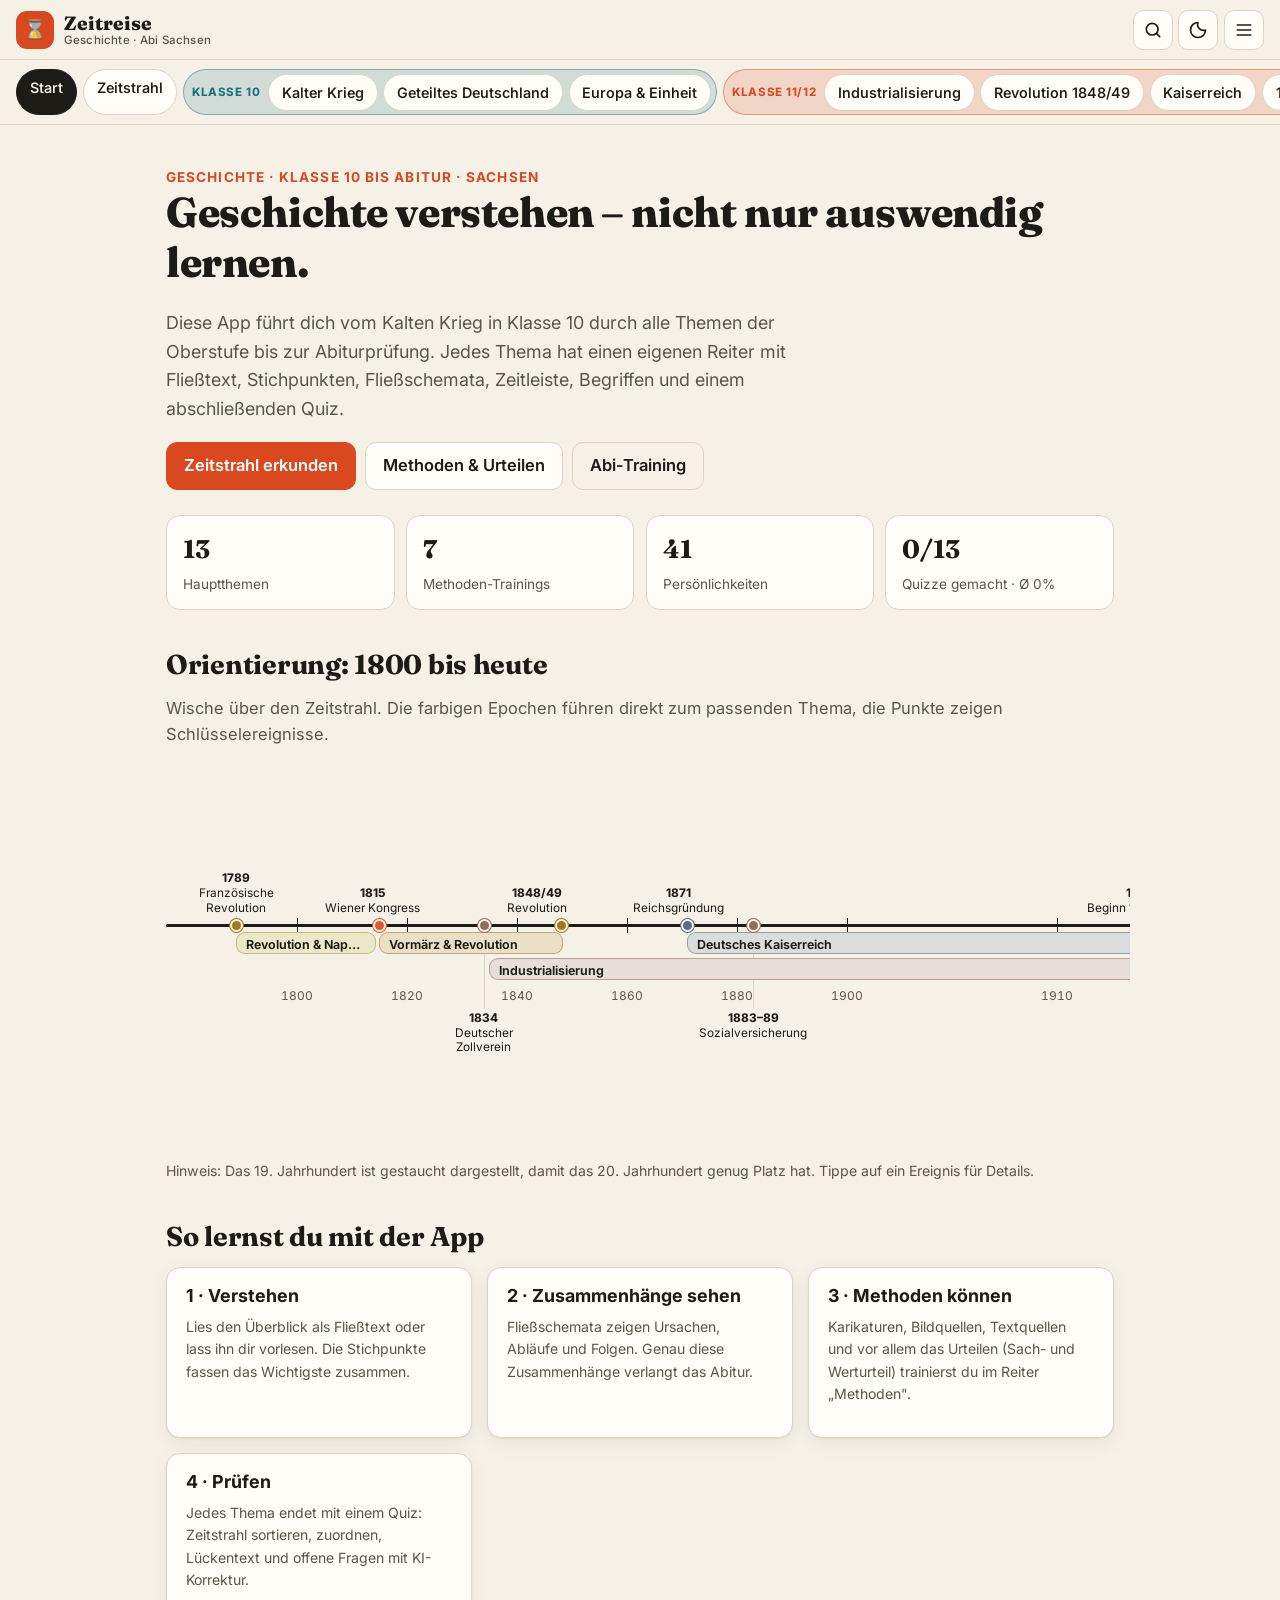
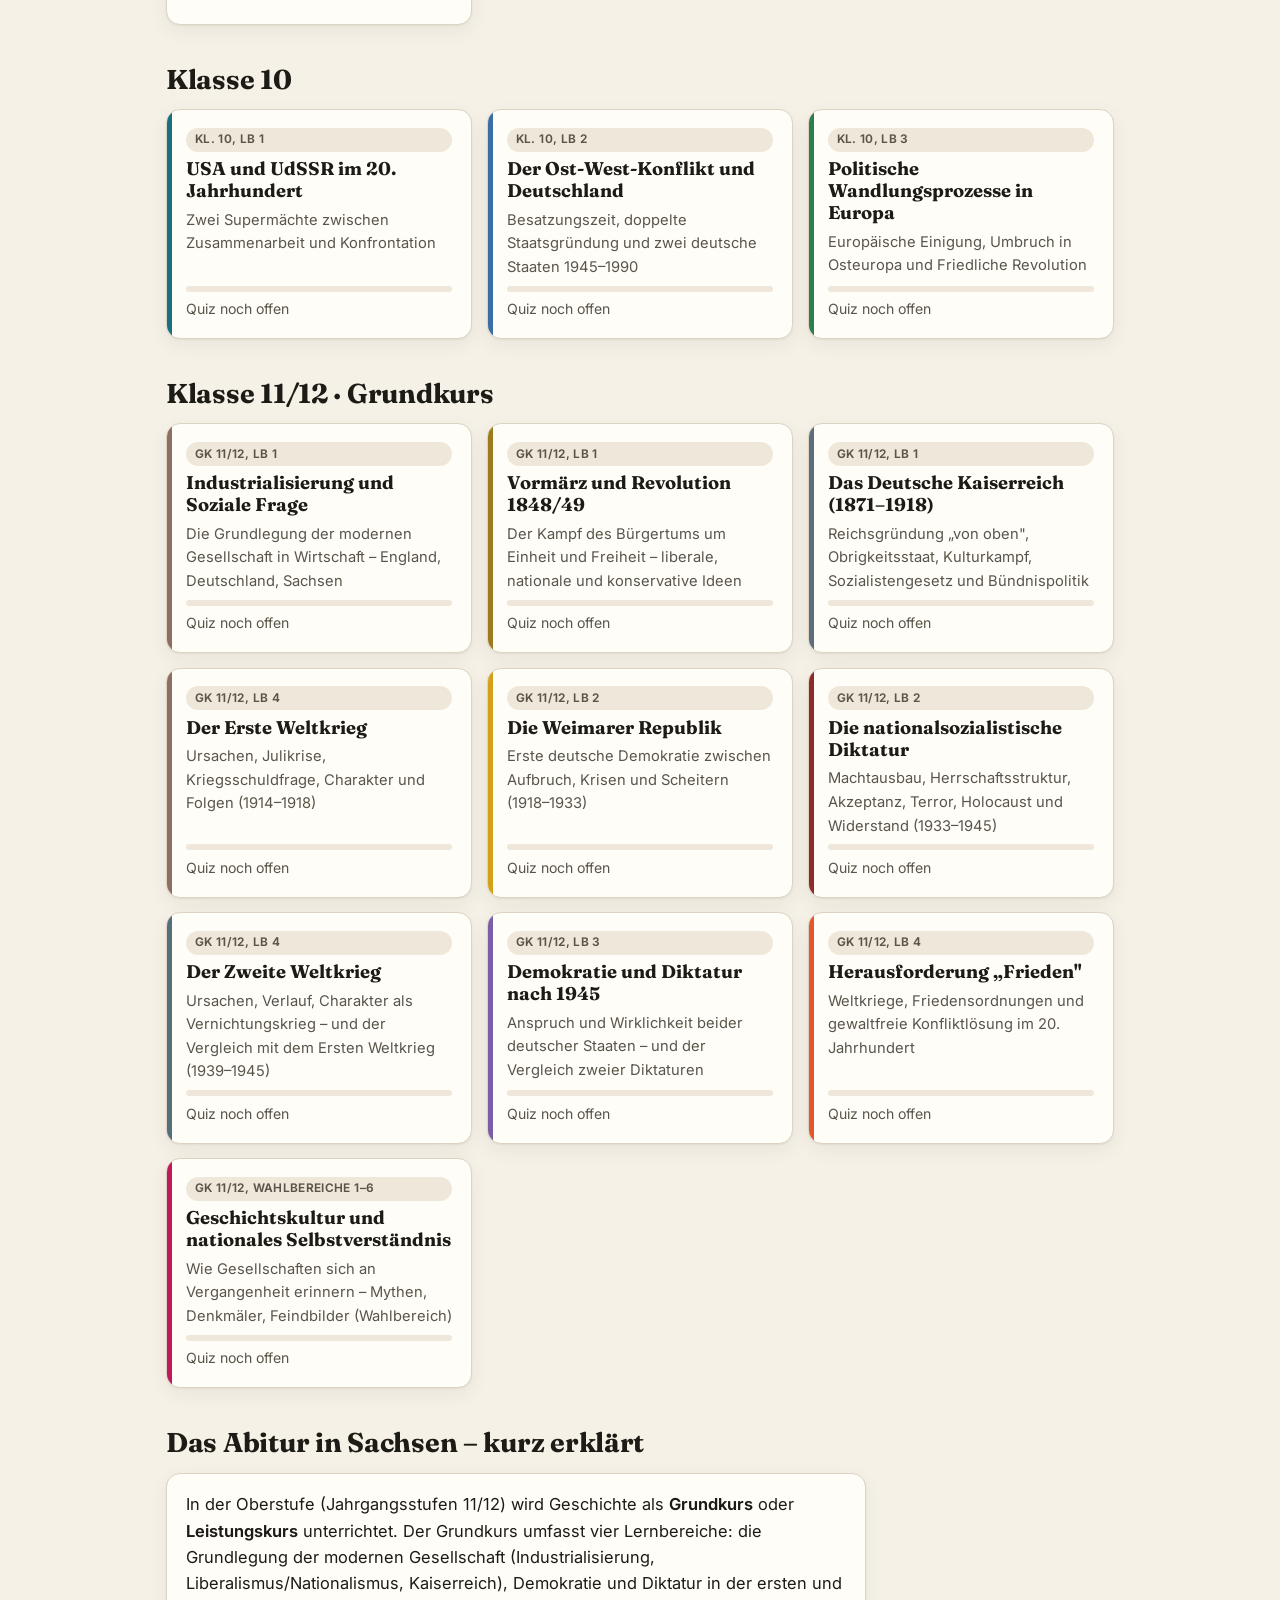
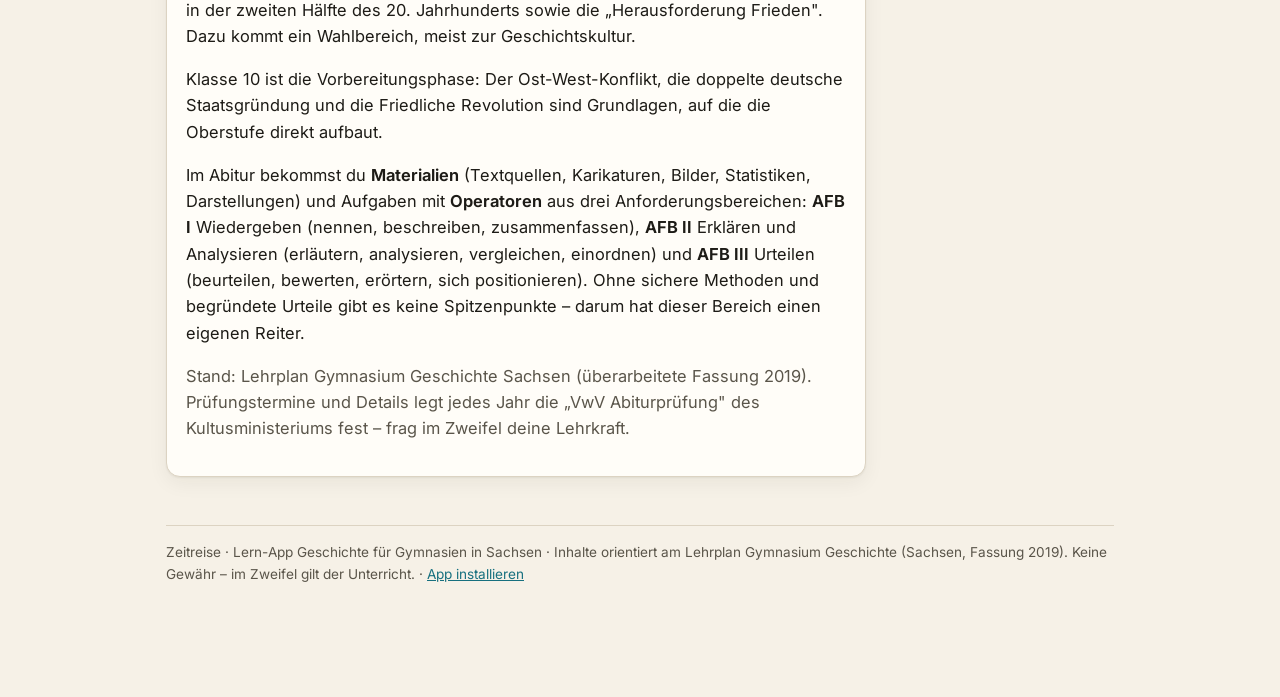
<file: index.html>
<!doctype html>
<html lang="de">
<head>
  <meta charset="utf-8">
  <meta name="viewport" content="width=device-width, initial-scale=1, viewport-fit=cover">
  <title>Zeitreise – Geschichte Abi Sachsen</title>
  <meta name="description" content="Interaktive Lern-App Geschichte für die Klassen 10–12 am Gymnasium in Sachsen – mit Zeitstrahl, Fließschemata, Methodentraining und Quiz.">
  <meta name="theme-color" content="#14161f" media="(prefers-color-scheme: dark)">
  <meta name="theme-color" content="#f6f1e7" media="(prefers-color-scheme: light)">
  <link rel="manifest" href="manifest.webmanifest">
  <link rel="icon" href="icons/icon-192.png">
  <link rel="apple-touch-icon" href="icons/apple-touch-icon.png">
  <meta name="apple-mobile-web-app-capable" content="yes">
  <meta name="mobile-web-app-capable" content="yes">
  <meta name="apple-mobile-web-app-title" content="Zeitreise">
  <meta name="apple-mobile-web-app-status-bar-style" content="black-translucent">
  <link rel="preconnect" href="https://fonts.googleapis.com">
  <link rel="preconnect" href="https://fonts.gstatic.com" crossorigin>
  <link href="https://fonts.googleapis.com/css2?family=Fraunces:opsz,wght@9..144,600;9..144,800&family=Inter:wght@400;500;600;700&display=swap" rel="stylesheet">
  <link rel="stylesheet" href="css/style.css">
  <script>
    // Theme früh setzen, damit nichts flackert
    try { var t = localStorage.getItem('theme'); if (t) document.documentElement.dataset.theme = t; } catch (e) {}
  </script>
</head>
<body>
  <a class="skip" href="#main">Zum Inhalt springen</a>

  <header class="topbar">
    <a class="brand" href="#/" aria-label="Startseite">
      <span class="brand-mark" aria-hidden="true">⌛</span>
      <span class="brand-text">Zeitreise<small>Geschichte · Abi Sachsen</small></span>
    </a>
    <div class="topbar-actions">
      <button class="icon-btn" id="searchBtn" aria-label="Suche öffnen" title="Suche"><svg width="20" height="20" viewBox="0 0 24 24" fill="none" stroke="currentColor" stroke-width="2" stroke-linecap="round" stroke-linejoin="round" aria-hidden="true"><circle cx="11" cy="11" r="7"/><path d="m20 20-3.5-3.5"/></svg></button>
      <button class="icon-btn" id="themeBtn" aria-label="Hell/Dunkel umschalten" title="Hell/Dunkel"><svg width="20" height="20" viewBox="0 0 24 24" fill="none" stroke="currentColor" stroke-width="2" stroke-linecap="round" stroke-linejoin="round" aria-hidden="true"><path d="M12 3a9 9 0 1 0 9 9 7 7 0 0 1-9-9z"/></svg></button>
      <button class="icon-btn" id="menuBtn" aria-label="Menü" aria-expanded="false" title="Menü"><svg width="20" height="20" viewBox="0 0 24 24" fill="none" stroke="currentColor" stroke-width="2" stroke-linecap="round" stroke-linejoin="round" aria-hidden="true"><path d="M4 6h16M4 12h16M4 18h16"/></svg></button>
    </div>
  </header>

  <nav class="tabs" id="tabs" aria-label="Hauptthemen"></nav>

  <div class="search-panel" id="searchPanel" hidden>
    <input type="search" id="searchInput" placeholder="Begriff, Person, Jahr suchen …" autocomplete="off" aria-label="Suche">
    <div id="searchResults" class="search-results"></div>
  </div>

  <main id="main" tabindex="-1"></main>

  <div class="tts-bar" id="ttsBar" hidden>
    <span class="tts-label" id="ttsLabel">Vorlesen</span>
    <button class="icon-btn" id="ttsPause" aria-label="Pause">❚❚</button>
    <label class="tts-rate">Tempo
      <select id="ttsRate"><option value="0.85">langsam</option><option value="1" selected>normal</option><option value="1.2">schnell</option></select>
    </label>
    <button class="icon-btn" id="ttsStop" aria-label="Vorlesen stoppen">■</button>
  </div>

  <div class="toast" id="toast" role="status" aria-live="polite"></div>

  <noscript><p style="padding:2rem">Bitte JavaScript aktivieren, um die App zu nutzen.</p></noscript>

  <!-- Inhalte: Jede Datei registriert sich selbst. Neue Themen hier eintragen (siehe CONTRIBUTING.md). -->
  <script src="data/registry.js"></script>
  <script src="data/zeitstrahl.js"></script>
  <script src="data/personen.js"></script>
  <script src="data/themen/01-kalter-krieg.js"></script>
  <script src="data/themen/02-deutschland-1945-1990.js"></script>
  <script src="data/themen/03-europa-einheit.js"></script>
  <script src="data/themen/04-industrialisierung.js"></script>
  <script src="data/themen/05a-revolution-1848.js"></script>
  <script src="data/themen/05b-kaiserreich.js"></script>
  <script src="data/themen/05c-erster-weltkrieg.js"></script>
  <script src="data/themen/06-weimar.js"></script>
  <script src="data/themen/07-ns-diktatur.js"></script>
  <script src="data/themen/07a-zweiter-weltkrieg.js"></script>
  <script src="data/themen/08-ddr-brd.js"></script>
  <script src="data/themen/09-frieden.js"></script>
  <script src="data/themen/10-geschichtskultur.js"></script>
  <script src="data/methoden/methoden.js"></script>

  <!-- Ergänzungen aus dem eigenen Hefter (werden in der App mit „📓 Hefter" markiert) -->
  <script src="data/hefter/industrialisierung.js"></script>
  <script src="data/hefter/weimar.js"></script>
  <script src="data/hefter/ns-diktatur.js"></script>
  <script src="data/hefter/deutschland-1945-1990.js"></script>
  <script src="data/hefter/ddr-brd.js"></script>
  <script src="data/hefter/frieden.js"></script>
  <script src="data/hefter/methoden.js"></script>
  <script src="data/hefter/pruefung.js"></script>

  <!-- Zusätzlicher Fragenpool für die Quizze -->
  <script src="data/quiz/fragenpool.js"></script>
  <script src="js/tts.js"></script>
  <script src="js/quiz.js"></script>
  <script src="js/app.js"></script>
</body>
</html>
</file>
<file: css/style.css>
/* ==========================================================
   Zeitreise – Stylesheet
   Farben als Tokens, hell + dunkel. Schlicht, ruhig, mit Akzent.
   ========================================================== */
:root {
  --bg: #f6f1e7;
  --surface: #fffdf8;
  --surface-2: #efe8da;
  --ink: #1d1b16;
  --ink-soft: #5a554a;
  --line: #dcd3c2;
  --accent: #d9481f;
  --accent-ink: #ffffff;
  --accent-soft: #fbe3d8;
  --teal: #17707f;
  --teal-soft: #d6ecef;
  --good: #2e7d4f;
  --good-soft: #dcf0e3;
  --bad: #b3261e;
  --bad-soft: #f8dcd9;
  --warn-soft: #fff1c9;
  --shadow: 0 1px 2px rgba(40, 30, 10, .06), 0 6px 20px rgba(40, 30, 10, .06);
  --radius: 14px;
  --radius-sm: 9px;
  --font: "Inter", system-ui, -apple-system, "Segoe UI", Roboto, sans-serif;
  --font-display: "Fraunces", Georgia, "Times New Roman", serif;
  --maxw: 980px;
  color-scheme: light;
}
@media (prefers-color-scheme: dark) {
  :root:not([data-theme="light"]) {
    --bg: #14161f; --surface: #1c1f2b; --surface-2: #252937; --ink: #ece8df; --ink-soft: #a7a296;
    --line: #333849; --accent: #ff7a4d; --accent-ink: #1a0d07; --accent-soft: #3a2219;
    --teal: #5cc8d6; --teal-soft: #17323a; --good: #6fd39a; --good-soft: #17301f; --bad: #ff8a80;
    --bad-soft: #3b1c1a; --warn-soft: #3a3318; --shadow: 0 1px 2px rgba(0,0,0,.3), 0 8px 24px rgba(0,0,0,.25);
    color-scheme: dark;
  }
}
:root[data-theme="dark"] {
  --bg: #14161f; --surface: #1c1f2b; --surface-2: #252937; --ink: #ece8df; --ink-soft: #a7a296;
  --line: #333849; --accent: #ff7a4d; --accent-ink: #1a0d07; --accent-soft: #3a2219;
  --teal: #5cc8d6; --teal-soft: #17323a; --good: #6fd39a; --good-soft: #17301f; --bad: #ff8a80;
  --bad-soft: #3b1c1a; --warn-soft: #3a3318; --shadow: 0 1px 2px rgba(0,0,0,.3), 0 8px 24px rgba(0,0,0,.25);
  color-scheme: dark;
}

* { box-sizing: border-box; }
[hidden] { display: none !important; }
html { -webkit-text-size-adjust: 100%; scroll-behavior: smooth; }
body {
  margin: 0; background: var(--bg); color: var(--ink); font-family: var(--font);
  font-size: 16.5px; line-height: 1.6; min-height: 100vh; padding-bottom: 80px;
}
img { max-width: 100%; }
a { color: var(--teal); }
h1, h2, h3 { font-family: var(--font-display); line-height: 1.2; letter-spacing: -.01em; margin: 0 0 .5em; }
h1 { font-size: clamp(1.7rem, 5vw, 2.6rem); font-weight: 800; }
h2 { font-size: clamp(1.3rem, 3.6vw, 1.7rem); font-weight: 700; margin-top: 1.4em; }
h3 { font-size: 1.12rem; font-weight: 700; font-family: var(--font); letter-spacing: 0; }
p { margin: 0 0 1em; }
strong { font-weight: 650; }
button, input, select, textarea { font: inherit; color: inherit; }
button { cursor: pointer; }
:focus-visible { outline: 3px solid var(--teal); outline-offset: 2px; border-radius: 6px; }
.skip { position: absolute; left: -999px; top: 0; background: var(--accent); color: var(--accent-ink); padding: .5rem 1rem; z-index: 99; }
.skip:focus { left: 0; }
.muted { color: var(--ink-soft); }
.small { font-size: .88rem; }

/* ---------- Kopfzeile & Reiter ---------- */
.topbar {
  position: sticky; top: 0; z-index: 30; display: flex; align-items: center; justify-content: space-between;
  gap: 1rem; padding: .6rem max(16px, env(safe-area-inset-left)); padding-top: max(.6rem, env(safe-area-inset-top));
  background: color-mix(in srgb, var(--bg) 88%, transparent); backdrop-filter: blur(10px);
  -webkit-backdrop-filter: blur(10px); border-bottom: 1px solid var(--line);
}
.brand { display: flex; align-items: center; gap: .6rem; color: var(--ink); text-decoration: none; }
.brand-mark { width: 38px; height: 38px; display: grid; place-items: center; border-radius: 11px; background: var(--accent); color: var(--accent-ink); font-size: 1.2rem; }
.brand-text { font-family: var(--font-display); font-weight: 800; font-size: 1.2rem; line-height: 1.05; display: flex; flex-direction: column; }
.brand-text small { font-family: var(--font); font-weight: 500; font-size: .72rem; color: var(--ink-soft); letter-spacing: .02em; }
.topbar-actions { display: flex; gap: .35rem; }
.icon-btn {
  min-width: 40px; height: 40px; border-radius: 10px; border: 1px solid var(--line); background: var(--surface);
  display: inline-grid; place-items: center; font-size: 1.05rem; padding: 0 .55rem;
}
.icon-btn:hover { border-color: var(--ink-soft); }

.tabs {
  position: sticky; top: 59px; z-index: 25; display: flex; gap: .4rem; overflow-x: auto; scrollbar-width: none;
  padding: .55rem 16px; background: color-mix(in srgb, var(--bg) 92%, transparent); backdrop-filter: blur(10px);
  -webkit-backdrop-filter: blur(10px); border-bottom: 1px solid var(--line);
}
.tabs::-webkit-scrollbar { display: none; }
.tab {
  flex: 0 0 auto; white-space: nowrap; text-decoration: none; color: var(--ink); font-size: .9rem; font-weight: 550;
  padding: .38rem .8rem; border-radius: 999px; border: 1px solid var(--line); background: var(--surface);
}
.tab[aria-current="page"] { background: var(--ink); color: var(--bg); border-color: var(--ink); }
.tab-sep { flex: 0 0 1px; background: var(--line); margin: .25rem .2rem; }
.tab-group { flex: 0 0 auto; display: flex; align-items: center; gap: .35rem; padding: .22rem .3rem .22rem .5rem; border-radius: 999px; background: color-mix(in srgb, var(--gc) 16%, transparent); border: 1px solid color-mix(in srgb, var(--gc) 45%, transparent); }
.tab-group.g0 { --gc: var(--teal); }
.tab-group.g1 { --gc: var(--accent); }
.tab-label { flex: 0 0 auto; font-size: .72rem; font-weight: 750; letter-spacing: .05em; text-transform: uppercase; color: var(--gc); white-space: nowrap; padding-right: .15rem; }
.tabs.open .tab-group { flex-wrap: wrap; border-radius: var(--radius-sm); }
.pill.stufe.s10 { background: var(--teal-soft); color: var(--teal); }
.pill.stufe.s11 { background: var(--accent-soft); color: var(--accent); }
.tabs.open { flex-wrap: wrap; }

/* ---------- Suche ---------- */
.search-panel { max-width: var(--maxw); margin: .8rem auto 0; padding: 0 16px; }
.search-panel input { width: 100%; padding: .8rem 1rem; border-radius: var(--radius); border: 1px solid var(--line); background: var(--surface); }
.search-results { margin-top: .5rem; display: grid; gap: .4rem; }
.search-results a { display: block; padding: .6rem .9rem; border-radius: var(--radius-sm); background: var(--surface); border: 1px solid var(--line); color: var(--ink); text-decoration: none; }
.search-results a span { display: block; font-size: .82rem; color: var(--ink-soft); }

/* ---------- Layout ---------- */
main { max-width: var(--maxw); margin: 0 auto; padding: 1.2rem 16px 2rem; outline: none; }
.card { background: var(--surface); border: 1px solid var(--line); border-radius: var(--radius); padding: 1.1rem 1.2rem; box-shadow: var(--shadow); }
.grid { display: grid; gap: .9rem; grid-template-columns: repeat(auto-fill, minmax(230px, 1fr)); }
.stack > * + * { margin-top: .9rem; }
.row { display: flex; gap: .6rem; flex-wrap: wrap; align-items: center; }
.pill { display: inline-block; font-size: .74rem; font-weight: 650; letter-spacing: .03em; text-transform: uppercase; padding: .16rem .55rem; border-radius: 999px; background: var(--surface-2); color: var(--ink-soft); }
.pill.accent { background: var(--accent-soft); color: var(--accent); }
.pill.teal { background: var(--teal-soft); color: var(--teal); }

.btn {
  display: inline-flex; align-items: center; justify-content: center; gap: .45rem; padding: .62rem 1.05rem; border-radius: 11px;
  border: 1px solid var(--line); background: var(--surface); font-weight: 600; text-decoration: none; color: var(--ink); min-height: 44px;
}
.btn:hover { border-color: var(--ink-soft); }
.btn.primary { background: var(--accent); color: var(--accent-ink); border-color: var(--accent); }
.btn.ghost { background: transparent; }
.btn:disabled { opacity: .5; cursor: not-allowed; }
.btn.sm { min-height: 34px; padding: .35rem .7rem; font-size: .88rem; }

/* ---------- Start / Hero ---------- */
.hero { padding: 1.4rem 0 .6rem; }
.hero p.lead { font-size: 1.12rem; color: var(--ink-soft); max-width: 60ch; }
.hero .kicker { font-weight: 700; color: var(--accent); font-size: .85rem; letter-spacing: .08em; text-transform: uppercase; }

.stats { display: grid; grid-template-columns: repeat(auto-fit, minmax(140px, 1fr)); gap: .7rem; margin: 1rem 0; }
.stat { background: var(--surface); border: 1px solid var(--line); border-radius: var(--radius); padding: .8rem 1rem; }
.stat b { display: block; font-family: var(--font-display); font-size: 1.6rem; }
.stat span { font-size: .85rem; color: var(--ink-soft); }

.theme-card { display: flex; flex-direction: column; gap: .4rem; text-decoration: none; color: var(--ink); position: relative; overflow: hidden; transition: transform .15s ease, border-color .15s ease; }
.theme-card:hover { transform: translateY(-2px); border-color: var(--ink-soft); }
.theme-card::before { content: ""; position: absolute; inset: 0 auto 0 0; width: 5px; background: var(--c, var(--accent)); }
.theme-card h3 { margin: 0; font-family: var(--font-display); font-size: 1.15rem; }
.theme-card p { margin: 0; color: var(--ink-soft); font-size: .92rem; }
.progress { height: 6px; border-radius: 99px; background: var(--surface-2); overflow: hidden; margin-top: auto; }
.progress > i { display: block; height: 100%; background: var(--good); border-radius: 99px; }

/* ---------- Orientierender Zeitstrahl ---------- */
.timeline-wrap { margin: 1rem -16px; padding: 0 16px; overflow-x: auto; scroll-snap-type: x proximity; -webkit-overflow-scrolling: touch; }
.timeline { position: relative; height: 380px; }
.tl-axis { position: absolute; left: 0; right: 0; top: 160px; height: 3px; background: var(--ink); border-radius: 3px; }
.tl-epoch { z-index: 1;
  position: absolute; top: 168px; height: 22px; border-radius: 9px; padding: .3rem .55rem; font-size: .78rem; font-weight: 650;
  line-height: 1.2; text-decoration: none; color: var(--ink); background: color-mix(in srgb, var(--c) 22%, var(--surface));
  border: 1px solid color-mix(in srgb, var(--c) 55%, transparent); overflow: hidden; white-space: nowrap; text-overflow: ellipsis;
}
.tl-epoch:hover { background: color-mix(in srgb, var(--c) 35%, var(--surface)); }
.tl-year { position: absolute; top: 222px; transform: translateX(-50%); font-size: .75rem; color: var(--ink-soft); font-variant-numeric: tabular-nums; }
.tl-tick { position: absolute; top: 154px; width: 1px; height: 15px; background: var(--ink); }
.tl-ev { position: absolute; transform: translateX(-50%); width: 112px; text-align: center; font-size: .74rem; line-height: 1.25; scroll-snap-align: center; }
.tl-ev button { all: unset; cursor: pointer; display: block; border-radius: 8px; padding: 2px; }
.tl-ev button:hover .yr { color: var(--accent); }
.tl-ev .dot { width: 13px; height: 13px; border-radius: 50%; background: var(--c, var(--accent)); border: 2px solid var(--bg); box-shadow: 0 0 0 1px var(--c, var(--accent)); margin: 0 auto; }
.tl-ev .yr { font-weight: 750; display: block; }
.tl-ev.l0 { bottom: 226px; } .tl-ev.l2 { bottom: 290px; }
.tl-ev.l1 { top: 245px; } .tl-ev.l3 { top: 308px; }
.tl-ev.up .dot { margin-top: .25rem; }
.tl-pop { position: absolute; z-index: 5; width: 250px; background: var(--surface); border: 1px solid var(--line); border-radius: var(--radius-sm); box-shadow: var(--shadow); padding: .7rem .8rem; font-size: .88rem; }

/* ---------- Themenseite ---------- */
.theme-head { border-radius: var(--radius); padding: 1.3rem 1.2rem; background: linear-gradient(135deg, color-mix(in srgb, var(--c) 22%, var(--surface)), var(--surface)); border: 1px solid var(--line); }
.theme-head h1 { margin-bottom: .3rem; }
.subtabs { display: flex; gap: .3rem; overflow-x: auto; margin: 1rem 0; padding-bottom: .2rem; border-bottom: 1px solid var(--line); scrollbar-width: none; }
.subtabs::-webkit-scrollbar { display: none; }
.subtab { text-decoration: none; flex: 0 0 auto; border: 0; background: none; padding: .55rem .8rem; border-bottom: 3px solid transparent; font-weight: 600; color: var(--ink-soft); white-space: nowrap; }
.subtab[aria-selected="true"] { color: var(--ink); border-color: var(--accent); }
.prose { max-width: 70ch; }
.prose p { font-size: 1.03rem; }
.section-title { display: flex; justify-content: space-between; align-items: center; gap: .6rem; }
.read-btn { border: 1px solid var(--line); background: var(--surface); border-radius: 999px; padding: .25rem .7rem; font-size: .82rem; font-weight: 600; white-space: nowrap; }
.read-btn.playing { background: var(--teal); color: #fff; border-color: var(--teal); }
ul.points { padding-left: 1.2rem; margin: 0 0 1em; }
ul.points li { margin: .3em 0; }
ul.points li::marker { color: var(--accent); }
.callout { border-left: 4px solid var(--teal); background: var(--teal-soft); padding: .8rem 1rem; border-radius: 0 var(--radius-sm) var(--radius-sm) 0; margin: 1rem 0; }
.callout.abi { border-color: var(--accent); background: var(--accent-soft); }
.callout h3 { margin: 0 0 .3rem; font-size: .95rem; }
.callout ul { margin: .2rem 0 0; padding-left: 1.1rem; }

/* Mini-Zeitleiste im Thema */
.mini-tl { list-style: none; padding: 0; margin: 0; position: relative; }
.mini-tl { --yw: 6.6rem; }
.mini-tl::before { content: ""; position: absolute; left: calc(var(--yw) + 13px); top: .3rem; bottom: .3rem; width: 2px; background: var(--line); }
.mini-tl li { display: grid; grid-template-columns: var(--yw) 1fr; gap: 30px; padding: .4rem 0; position: relative; }
.mini-tl li::before { content: ""; position: absolute; left: calc(var(--yw) + 8px); top: .85rem; width: 12px; height: 12px; border-radius: 50%; background: var(--c, var(--accent)); border: 2px solid var(--bg); }
.mini-tl .y { font-weight: 750; overflow-wrap: anywhere; font-variant-numeric: tabular-nums; text-align: right; }

/* ---------- Fließschemata ---------- */
.flow { display: flex; flex-direction: column; align-items: stretch; gap: 0; margin: .6rem 0 1.4rem; }
.flow-step { background: var(--surface); border: 1px solid var(--line); border-radius: var(--radius-sm); padding: .65rem .9rem; position: relative; }
.flow-step b { display: block; }
.flow-step span { font-size: .9rem; color: var(--ink-soft); }
.flow-arrow { align-self: center; color: var(--accent); font-size: 1.3rem; line-height: 1; padding: .15rem 0; }
.flow-step.hl { border-color: var(--accent); background: var(--accent-soft); }
@media (min-width: 760px) {
  .flow.h { flex-direction: row; align-items: stretch; flex-wrap: wrap; }
  .flow.h .flow-step { flex: 1 1 140px; }
  .flow.h .flow-arrow { align-self: center; padding: 0 .3rem; transform: rotate(-90deg); }
}
.causal { display: grid; gap: .6rem; grid-template-columns: 1fr; margin: .6rem 0 1.4rem; }
.causal .col h3 { font-size: .82rem; text-transform: uppercase; letter-spacing: .06em; color: var(--ink-soft); margin-bottom: .35rem; }
.causal .box { background: var(--surface); border: 1px solid var(--line); border-radius: var(--radius-sm); padding: .5rem .75rem; margin-bottom: .4rem; font-size: .93rem; }
.causal .event { display: grid; place-items: center; text-align: center; background: var(--ink); color: var(--bg); border-radius: var(--radius); padding: 1rem; font-family: var(--font-display); font-weight: 700; font-size: 1.1rem; }
.causal .arrow { text-align: center; color: var(--accent); font-size: 1.3rem; }
@media (min-width: 760px) {
  .causal { grid-template-columns: 1fr auto 1fr auto 1fr; align-items: center; }
  .causal .arrow { transform: none; }
}
@media (max-width: 759px) { .causal .arrow { transform: rotate(90deg); } }
.compare { width: 100%; border-collapse: separate; border-spacing: 0; font-size: .92rem; margin: .6rem 0 1.4rem; background: var(--surface); border: 1px solid var(--line); border-radius: var(--radius-sm); overflow: hidden; }
.compare th, .compare td { padding: .55rem .7rem; text-align: left; vertical-align: top; border-bottom: 1px solid var(--line); }
.compare thead th { background: var(--surface-2); font-size: .82rem; text-transform: uppercase; letter-spacing: .04em; }
.compare tr:last-child td { border-bottom: 0; }
.table-scroll { overflow-x: auto; }

/* Begriffe */
.terms { display: grid; gap: .5rem; }
details.term { background: var(--surface); border: 1px solid var(--line); border-radius: var(--radius-sm); padding: .1rem .9rem; }
details.term summary { cursor: pointer; padding: .6rem 0; font-weight: 650; list-style: none; display: flex; justify-content: space-between; gap: .5rem; }
details.term summary::after { content: "+"; color: var(--accent); font-weight: 700; }
details.term[open] summary::after { content: "–"; }
details.term p { margin: 0 0 .8rem; color: var(--ink-soft); }

/* ---------- Personen ---------- */
.person-card { display: flex; flex-direction: column; gap: .3rem; text-decoration: none; color: var(--ink); }
.avatar { width: 54px; height: 54px; border-radius: 50%; display: grid; place-items: center; font-family: var(--font-display); font-weight: 800; font-size: 1.2rem; background: color-mix(in srgb, var(--c, var(--teal)) 25%, var(--surface)); color: var(--ink); border: 2px solid var(--c, var(--teal)); }
.steckbrief { display: grid; gap: .8rem; }
.steckbrief dl { display: grid; grid-template-columns: minmax(110px, 30%) 1fr; gap: .45rem 1rem; margin: 0; }
.steckbrief dt { font-weight: 650; color: var(--ink-soft); font-size: .9rem; }
.steckbrief dd { margin: 0; }
.filter-row { display: flex; gap: .4rem; flex-wrap: wrap; margin: .6rem 0 1rem; }
.chip { border: 1px solid var(--line); background: var(--surface); padding: .3rem .75rem; border-radius: 999px; font-size: .85rem; font-weight: 600; }
.chip[aria-pressed="true"] { background: var(--ink); color: var(--bg); border-color: var(--ink); }

/* ---------- Quiz ---------- */
.quiz-head { display: flex; justify-content: space-between; align-items: center; gap: 1rem; margin-bottom: .8rem; }
.quiz-progress { flex: 1; height: 8px; border-radius: 99px; background: var(--surface-2); overflow: hidden; }
.quiz-progress i { display: block; height: 100%; background: var(--accent); transition: width .3s ease; }
.q-type { font-size: .75rem; font-weight: 700; color: var(--teal); text-transform: uppercase; letter-spacing: .06em; }
.q-text { font-size: 1.12rem; font-weight: 600; margin: .3rem 0 1rem; }
.options { display: grid; gap: .5rem; }
.option {
  text-align: left; padding: .75rem .9rem; border-radius: var(--radius-sm); border: 1.5px solid var(--line); background: var(--surface);
  display: flex; gap: .7rem; align-items: flex-start; min-height: 48px;
}
.option:hover:not(:disabled) { border-color: var(--ink-soft); }
.option .key { flex: 0 0 26px; height: 26px; border-radius: 7px; display: grid; place-items: center; background: var(--surface-2); font-size: .8rem; font-weight: 700; }
.option.selected { border-color: var(--teal); background: var(--teal-soft); }
.option.correct { border-color: var(--good); background: var(--good-soft); }
.option.wrong { border-color: var(--bad); background: var(--bad-soft); }
.feedback { margin-top: 1rem; padding: .8rem 1rem; border-radius: var(--radius-sm); }
.feedback.ok { background: var(--good-soft); border: 1px solid var(--good); }
.feedback.no { background: var(--bad-soft); border: 1px solid var(--bad); }
.feedback.info { background: var(--surface-2); border: 1px solid var(--line); }
.feedback h4 { margin: 0 0 .3rem; }
.q-actions { display: flex; gap: .5rem; justify-content: flex-end; margin-top: 1rem; flex-wrap: wrap; }

.order-list { list-style: none; padding: 0; margin: 0; display: grid; gap: .45rem; }
.order-item { display: flex; align-items: center; gap: .5rem; padding: .55rem .6rem; border: 1.5px solid var(--line); border-radius: var(--radius-sm); background: var(--surface); touch-action: none; user-select: none; }
.order-item .grip { cursor: grab; color: var(--ink-soft); padding: 0 .2rem; font-size: 1.1rem; }
.order-item .txt { flex: 1; }
.order-item .yr { font-weight: 700; color: var(--good); font-variant-numeric: tabular-nums; }
.order-item.dragging { opacity: .6; border-style: dashed; }
.order-item.correct { border-color: var(--good); background: var(--good-soft); }
.order-item.wrong { border-color: var(--bad); background: var(--bad-soft); }
.order-btns { display: flex; flex-direction: column; gap: 2px; }
.order-btns button { border: 1px solid var(--line); background: var(--surface-2); border-radius: 6px; width: 32px; height: 22px; font-size: .7rem; line-height: 1; }
.order-axis { font-size: .8rem; color: var(--ink-soft); display: flex; justify-content: space-between; margin: .2rem .2rem .5rem; }

.match-grid { display: grid; grid-template-columns: 1fr 1fr; gap: .5rem; }
.match-col { display: grid; gap: .45rem; align-content: start; }
.match-item { padding: .6rem .7rem; border: 1.5px solid var(--line); border-radius: var(--radius-sm); background: var(--surface); text-align: left; font-size: .93rem; min-height: 46px; }
.match-item.selected { border-color: var(--teal); background: var(--teal-soft); }
.match-item.paired { border-color: var(--c); background: color-mix(in srgb, var(--c) 16%, var(--surface)); }
.match-item.correct { border-color: var(--good); background: var(--good-soft); }
.match-item.wrong { border-color: var(--bad); background: var(--bad-soft); }

.gap-text { font-size: 1.05rem; line-height: 2.1; }
.gap-text select { padding: .2rem .4rem; border-radius: 7px; border: 1.5px solid var(--line); background: var(--surface); max-width: 100%; }
.gap-text select.correct { border-color: var(--good); background: var(--good-soft); }
.gap-text select.wrong { border-color: var(--bad); background: var(--bad-soft); }

.cat-pool { display: flex; flex-wrap: wrap; gap: .4rem; min-height: 46px; padding: .5rem; border: 1.5px dashed var(--line); border-radius: var(--radius-sm); margin-bottom: .7rem; }
.cat-bins { display: grid; gap: .6rem; grid-template-columns: repeat(auto-fit, minmax(200px, 1fr)); }
.cat-bin { border: 1.5px solid var(--line); border-radius: var(--radius-sm); padding: .5rem; min-height: 90px; background: var(--surface); }
.cat-bin h4 { margin: 0 0 .4rem; font-size: .88rem; }
.cat-bin.target { border-color: var(--teal); border-style: dashed; cursor: pointer; }
.token { border: 1.5px solid var(--line); background: var(--surface-2); border-radius: 8px; padding: .32rem .6rem; font-size: .9rem; margin: .15rem; }
.token.selected { border-color: var(--teal); background: var(--teal-soft); }
.token.correct { border-color: var(--good); background: var(--good-soft); }
.token.wrong { border-color: var(--bad); background: var(--bad-soft); }

textarea.answer { width: 100%; min-height: 150px; padding: .8rem; border-radius: var(--radius-sm); border: 1.5px solid var(--line); background: var(--surface); resize: vertical; line-height: 1.5; }
.ai-result { margin-top: 1rem; }
.ai-result .score { font-family: var(--font-display); font-size: 1.5rem; font-weight: 800; }
.kriterien { list-style: none; padding: 0; margin: .5rem 0; display: grid; gap: .3rem; }
.kriterien li { display: flex; gap: .5rem; align-items: flex-start; }
.kriterien li .mk { flex: 0 0 22px; font-weight: 800; }
.kriterien li.hit .mk { color: var(--good); }
.kriterien li.miss .mk { color: var(--bad); }

.flashcard { perspective: 1000px; cursor: pointer; min-height: 220px; }
.flashcard-inner { position: relative; min-height: 220px; transition: transform .45s ease; transform-style: preserve-3d; }
.flashcard.flipped .flashcard-inner { transform: rotateY(180deg); }
.flashcard-face { position: absolute; inset: 0; backface-visibility: hidden; -webkit-backface-visibility: hidden; display: grid; place-items: center; text-align: center; padding: 1.4rem; border-radius: var(--radius); border: 1px solid var(--line); background: var(--surface); box-shadow: var(--shadow); }
.flashcard-face.back { transform: rotateY(180deg); background: var(--teal-soft); }
.flashcard-face .big { font-family: var(--font-display); font-size: 1.5rem; font-weight: 800; }

.result-card { text-align: center; }
.result-card .big { font-family: var(--font-display); font-size: 3rem; font-weight: 800; }

/* ---------- Methoden ---------- */
.steps { counter-reset: s; list-style: none; padding: 0; margin: .5rem 0 1.2rem; display: grid; gap: .55rem; }
.steps li { counter-increment: s; background: var(--surface); border: 1px solid var(--line); border-radius: var(--radius-sm); padding: .7rem .9rem .7rem 3.1rem; position: relative; }
.steps li::before { content: counter(s); position: absolute; left: .8rem; top: .7rem; width: 1.7rem; height: 1.7rem; border-radius: 50%; background: var(--accent); color: var(--accent-ink); display: grid; place-items: center; font-weight: 800; font-size: .85rem; }
.steps li b { display: block; }
.steps li span { color: var(--ink-soft); font-size: .93rem; }
.op-table td:first-child { font-weight: 650; white-space: nowrap; }
.example-box { border: 1px dashed var(--ink-soft); border-radius: var(--radius-sm); padding: .8rem 1rem; margin: 1rem 0; background: var(--surface); }
.example-box .label { font-size: .75rem; font-weight: 700; text-transform: uppercase; letter-spacing: .06em; color: var(--teal); }

/* ---------- Vorlesen-Leiste / Toast ---------- */
.tts-bar { position: fixed; left: 50%; transform: translateX(-50%); bottom: max(14px, env(safe-area-inset-bottom)); z-index: 40; display: flex; align-items: center; gap: .5rem; padding: .45rem .55rem .45rem 1rem; background: var(--ink); color: var(--bg); border-radius: 999px; box-shadow: var(--shadow); max-width: calc(100% - 24px); }
.tts-bar .icon-btn { background: transparent; color: var(--bg); border-color: color-mix(in srgb, var(--bg) 30%, transparent); }
.tts-label { font-size: .85rem; font-weight: 600; white-space: nowrap; overflow: hidden; text-overflow: ellipsis; max-width: 38vw; }
.tts-rate { font-size: .78rem; display: flex; gap: .3rem; align-items: center; }
.tts-rate select { background: transparent; color: var(--bg); border: 1px solid color-mix(in srgb, var(--bg) 30%, transparent); border-radius: 6px; padding: .1rem; }
.tts-rate select option { color: #000; }
.toast { position: fixed; left: 50%; bottom: 84px; transform: translateX(-50%) translateY(20px); opacity: 0; pointer-events: none; z-index: 50; background: var(--ink); color: var(--bg); padding: .6rem 1rem; border-radius: 10px; transition: all .25s ease; font-size: .92rem; max-width: 90vw; }
.toast.show { opacity: 1; transform: translateX(-50%) translateY(0); }

.install-steps { display: grid; gap: .9rem; grid-template-columns: repeat(auto-fit, minmax(260px, 1fr)); }
.footer { margin-top: 3rem; padding-top: 1rem; border-top: 1px solid var(--line); font-size: .85rem; color: var(--ink-soft); }

@media (max-width: 520px) {
  body { font-size: 16px; }
  .match-grid { grid-template-columns: 1fr 1fr; gap: .35rem; }
  .match-item { font-size: .85rem; padding: .5rem; }
  .brand-text small { display: none; }
}
@media (prefers-reduced-motion: reduce) { * { transition: none !important; scroll-behavior: auto !important; } }
@media print {
  .topbar, .tabs, .tts-bar, .subtabs, .read-btn, .q-actions { display: none !important; }
  body { background: #fff; color: #000; }
}
.tl-stem { position: absolute; width: 1px; background: var(--line); }
.tl-pin { position: absolute; top: 155px; width: 13px; height: 13px; margin-left: -6px; border-radius: 50%; background: var(--c); border: 2px solid var(--bg); box-shadow: 0 0 0 1px var(--c); z-index: 2; }
.pill.hefter { background: #e8f7e4; color: #2b7a1f; text-transform: none; letter-spacing: 0; font-size: .72rem; vertical-align: middle; margin-left: .35rem; font-family: var(--font); }
:root[data-theme="dark"] .pill.hefter { background: #1d3320; color: #8fe08a; }
@media (prefers-color-scheme: dark) { :root:not([data-theme="light"]) .pill.hefter { background: #1d3320; color: #8fe08a; } }
.checklist { list-style: none; padding: 0; margin: .3rem 0 1rem; display: grid; gap: .35rem; }
.checklist label { cursor: pointer; }
.checklist input { width: 18px; height: 18px; vertical-align: -3px; accent-color: var(--good); margin-right: .3rem; }

@media (max-width: 520px) { .mini-tl { --yw: 5.8rem; } .mini-tl .y { font-size: .92rem; } }

/* ---------- Quiz-Überblick ---------- */
.overview { list-style: none; padding: 0; margin: .6rem 0 0; display: grid; gap: .6rem; text-align: left; }
.overview li { display: flex; gap: .7rem; padding: .7rem .8rem; border: 1px solid var(--line); border-radius: var(--radius-sm); background: var(--surface); }
.overview li.ok { border-left: 4px solid var(--good); }
.overview li.part { border-left: 4px solid #d4a017; }
.overview li.no { border-left: 4px solid var(--bad); }
.overview li.skip { border-left: 4px solid var(--line); }
.ov-mark { flex: 0 0 1.6rem; height: 1.6rem; border-radius: 50%; display: grid; place-items: center; font-weight: 700; font-size: .9rem; background: var(--surface-2); }
.overview li.ok .ov-mark { background: var(--good-soft); color: var(--good); }
.overview li.no .ov-mark { background: var(--bad-soft); color: var(--bad); }
.ov-q { font-weight: 600; }
.ov-type { display: block; font-size: .72rem; font-weight: 650; text-transform: uppercase; letter-spacing: .04em; color: var(--ink-soft); }
.ov-a { margin-top: .25rem; font-size: .93rem; }
.ov-e { margin-top: .2rem; }
.pool-overview { margin-top: 1.2rem; }
.pool-overview summary { cursor: pointer; }
</file>
